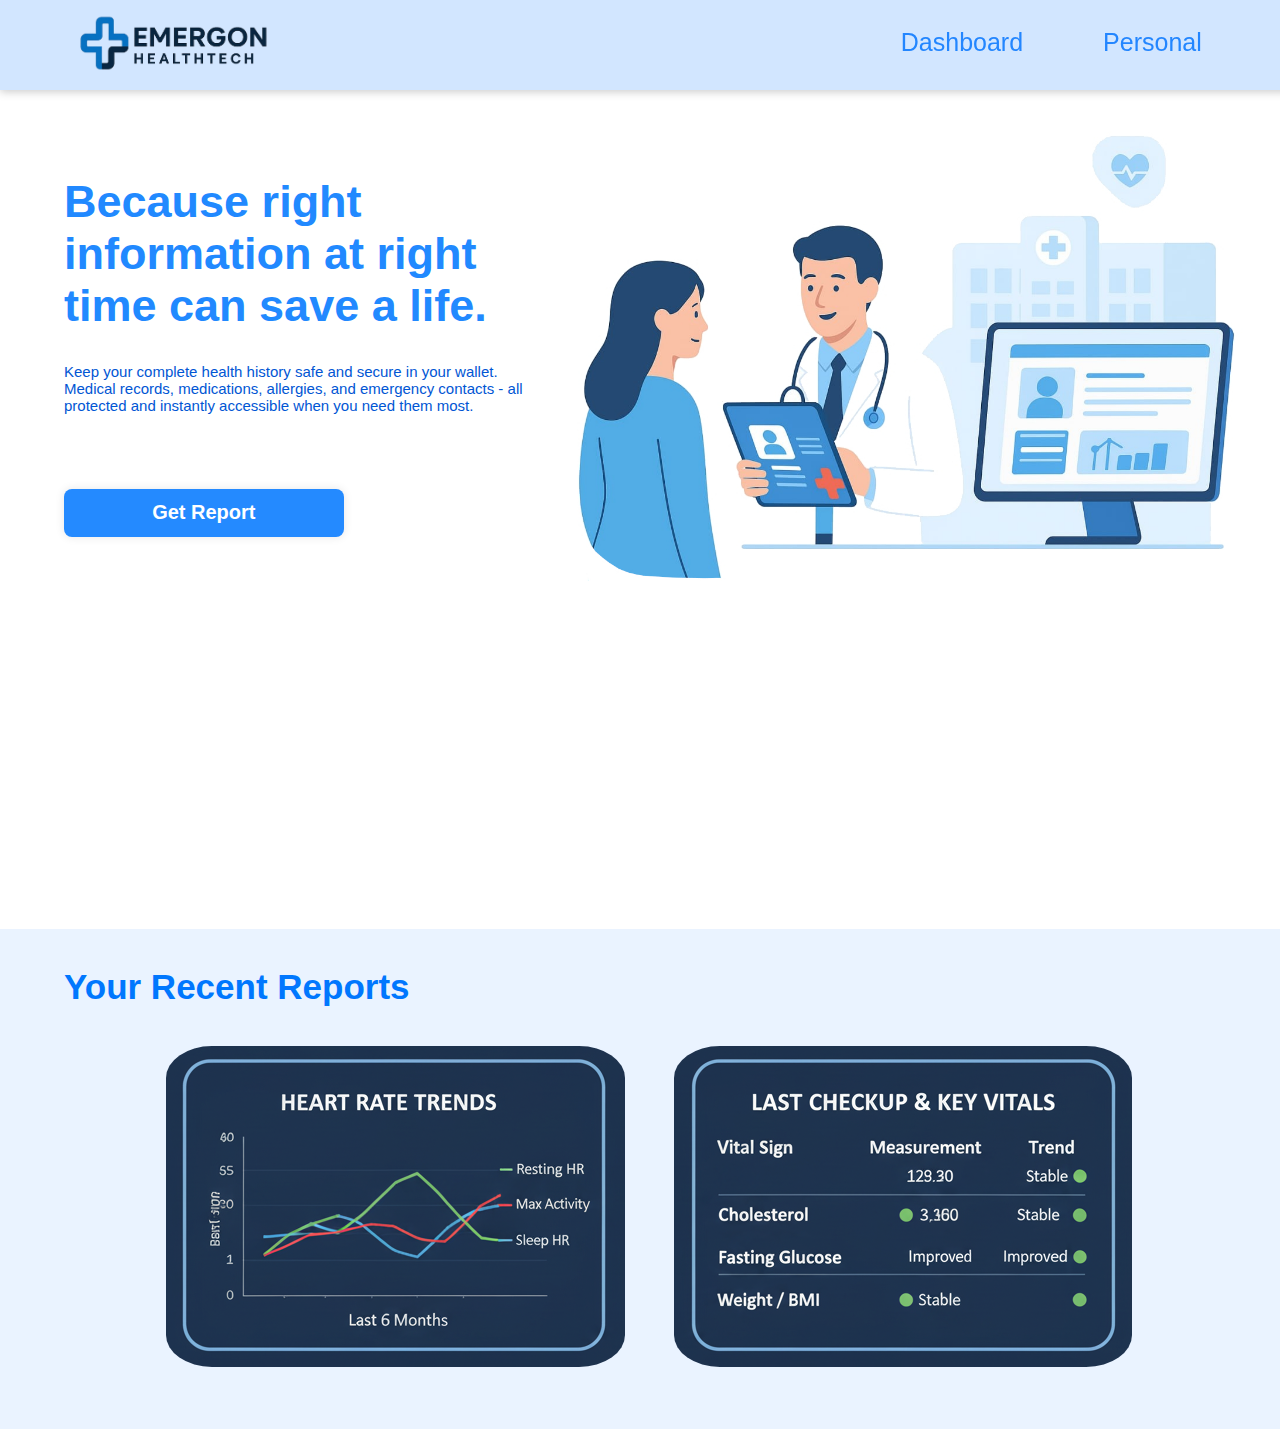
<file: Home/Home.html>
<!DOCTYPE html>
<html lang="en">

<head>
    <meta charset="UTF-8">
    <meta name="viewport" content="width=device-width, initial-scale=1.0">
    <title>The Emergon Healthtech</title>
    <link rel="stylesheet" href="Home_Style.css">
</head>

<body>
    <header class="header">
        <div class="tab">
            <div id="logoImg">
                <a href="#Page1">
                    <img src="images/EmergonLogo.png" alt="logoImg" id="logo">
                </a>
            </div>
            <div class="Dashboard mBtn" id="menuBtn">
                <a href="#Page2">Dashboard</a>
            </div>
            <div class="Personal mBtn" id="menuBtn">
                <a href="/Personal/Personal.html">Personal</a>
            </div>
            <div class="Contact mBtn" id="menuBtn">
                <a href="/Contact/Contact.html">Contact</a>
            </div>
            <div class="user">
                <img src="images/user-solid-full.png" alt="">

            </div>

        </div>

    </header>

    <div class="HomePage" id="Page1">
        <div class="titlebox">
            <div class="Title">
                <h1>Because right information at right time can save a life.</h1>
                <p>
                    Keep your complete health history safe and secure in your wallet. Medical records, medications,
                    allergies, and emergency contacts - all protected and instantly accessible when you need them most.
                </p>
                <button>Get Report</button>
            </div>

            <div>
                <img src="images/Emergon2.jpeg" alt="homepage" id="homeImage">
            </div>
        </div>

    </div>

    <div class="BoardPage" id="Page2">

        <div class="Pannel">
            <h2>Your Recent Reports </h2>
        </div>

        <div class="reports">

            <div class="content">

                <!-- <div class="swiper-wraper" id="autoShow">

                    <div class="container">
                        <input type="radio" name="slide" id="c1" checked>
                        <label for="c1" class="card">
                            <div class="row">
                                <div class="icon">1</div>
                                <div class="description">
                                    <h4>.</h4>
                                    <p>12 August 2025</p>
                                </div>
                            </div>
                        </label>

                        <input type="radio" name="slide" id="c2">
                        <label for="c2" class="card">
                            <div class="row">
                                <div class="icon">2</div>
                                <div class="description">
                                    <h4>.</h4>
                                    <p>01 September 2025</p>
                                </div>
                            </div>
                        </label>

                        <input type="radio" name="slide" id="c3">
                        <label for="c3" class="card">
                            <div class="row">
                                <div class="icon">3</div>
                                <div class="description">
                                    <h4>.</h4>
                                    <p>12 September 2025</p>
                                </div>
                            </div>
                        </label>

                        <input type="radio" name="slide" id="c4">
                        <label for="c4" class="card">
                            <div class="row">
                                <div class="icon">4</div>
                                <div class="description">
                                    <h4>.</h4>
                                    <p>25 September 2025</p>
                                </div>
                            </div>
                        </label>

                    </div>
                </div> -->

                <img src="images/Stats-3.png" alt="" id="stats">
                <img src="images/Stats-4.png" alt="" id="stats">
            </div>

        </div>

        <div class="Contact">
            
        </div>

    </div>


</body>

</html>
</file>
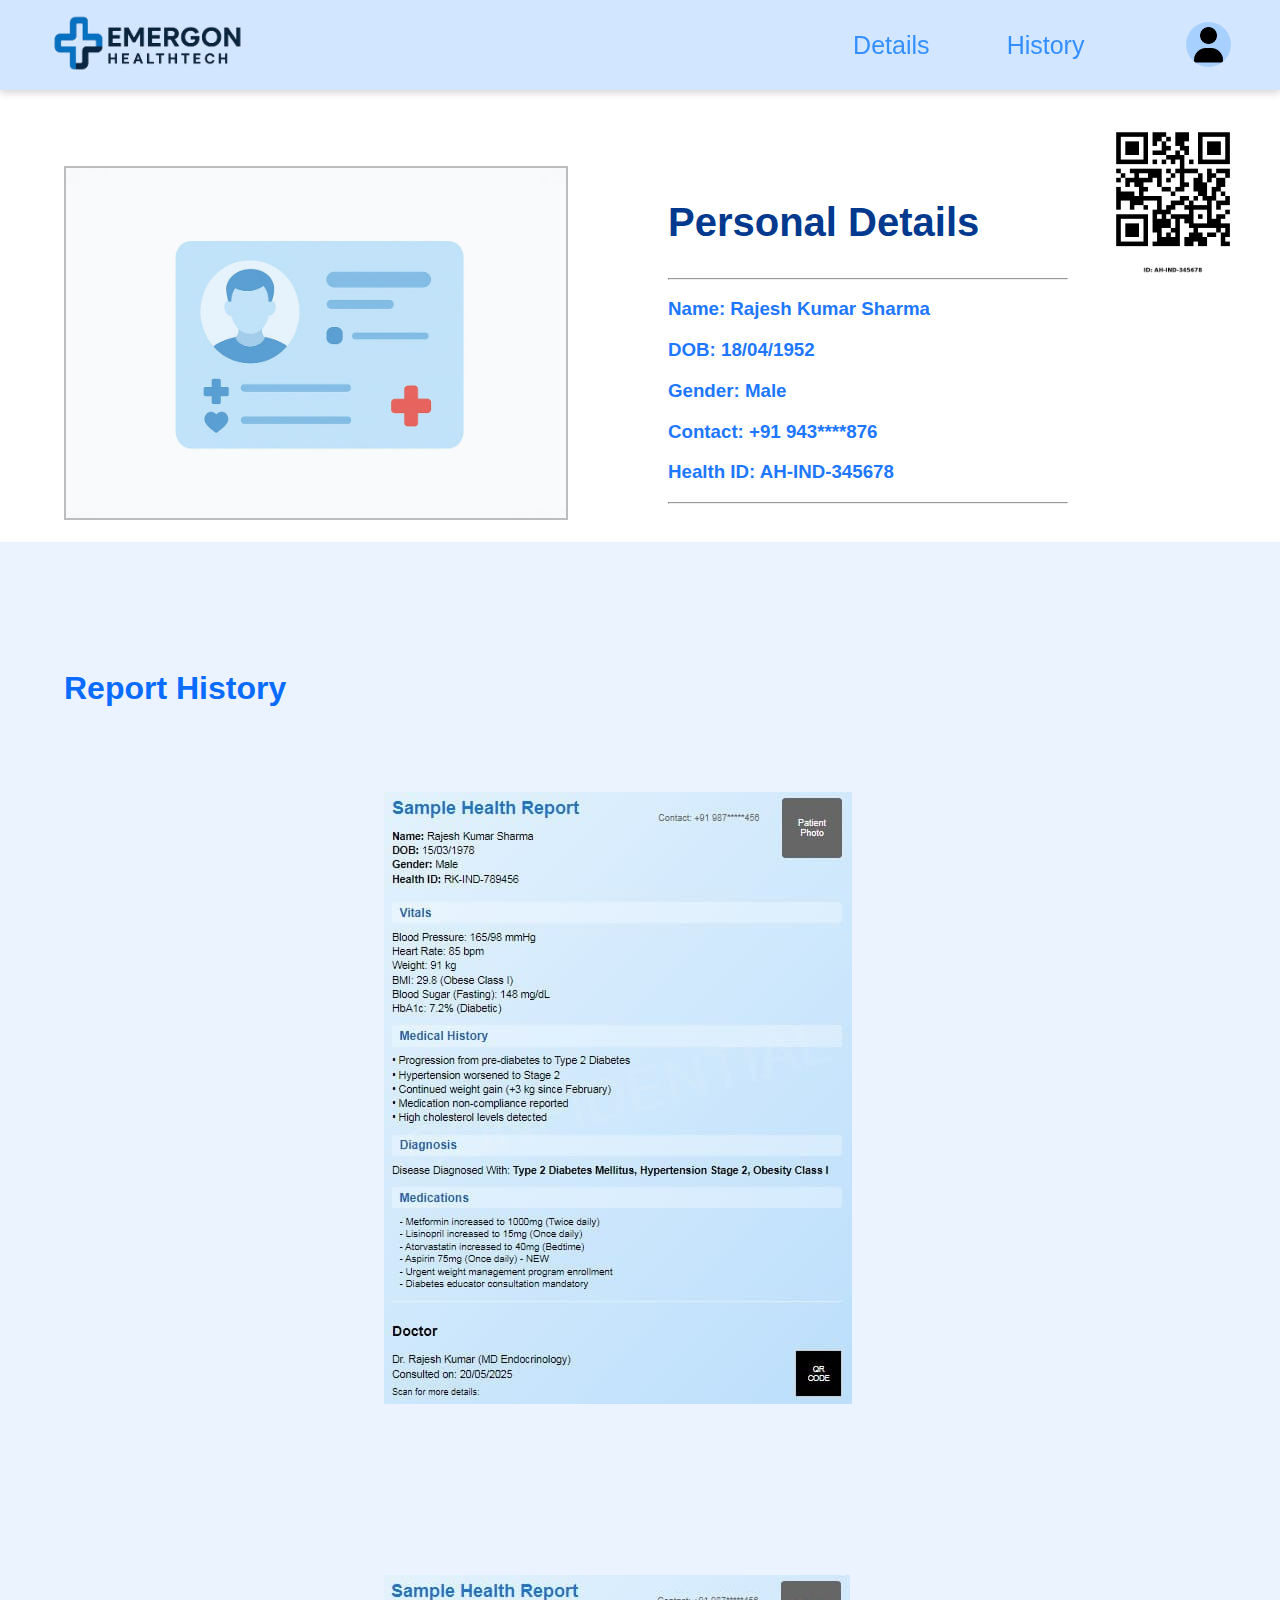
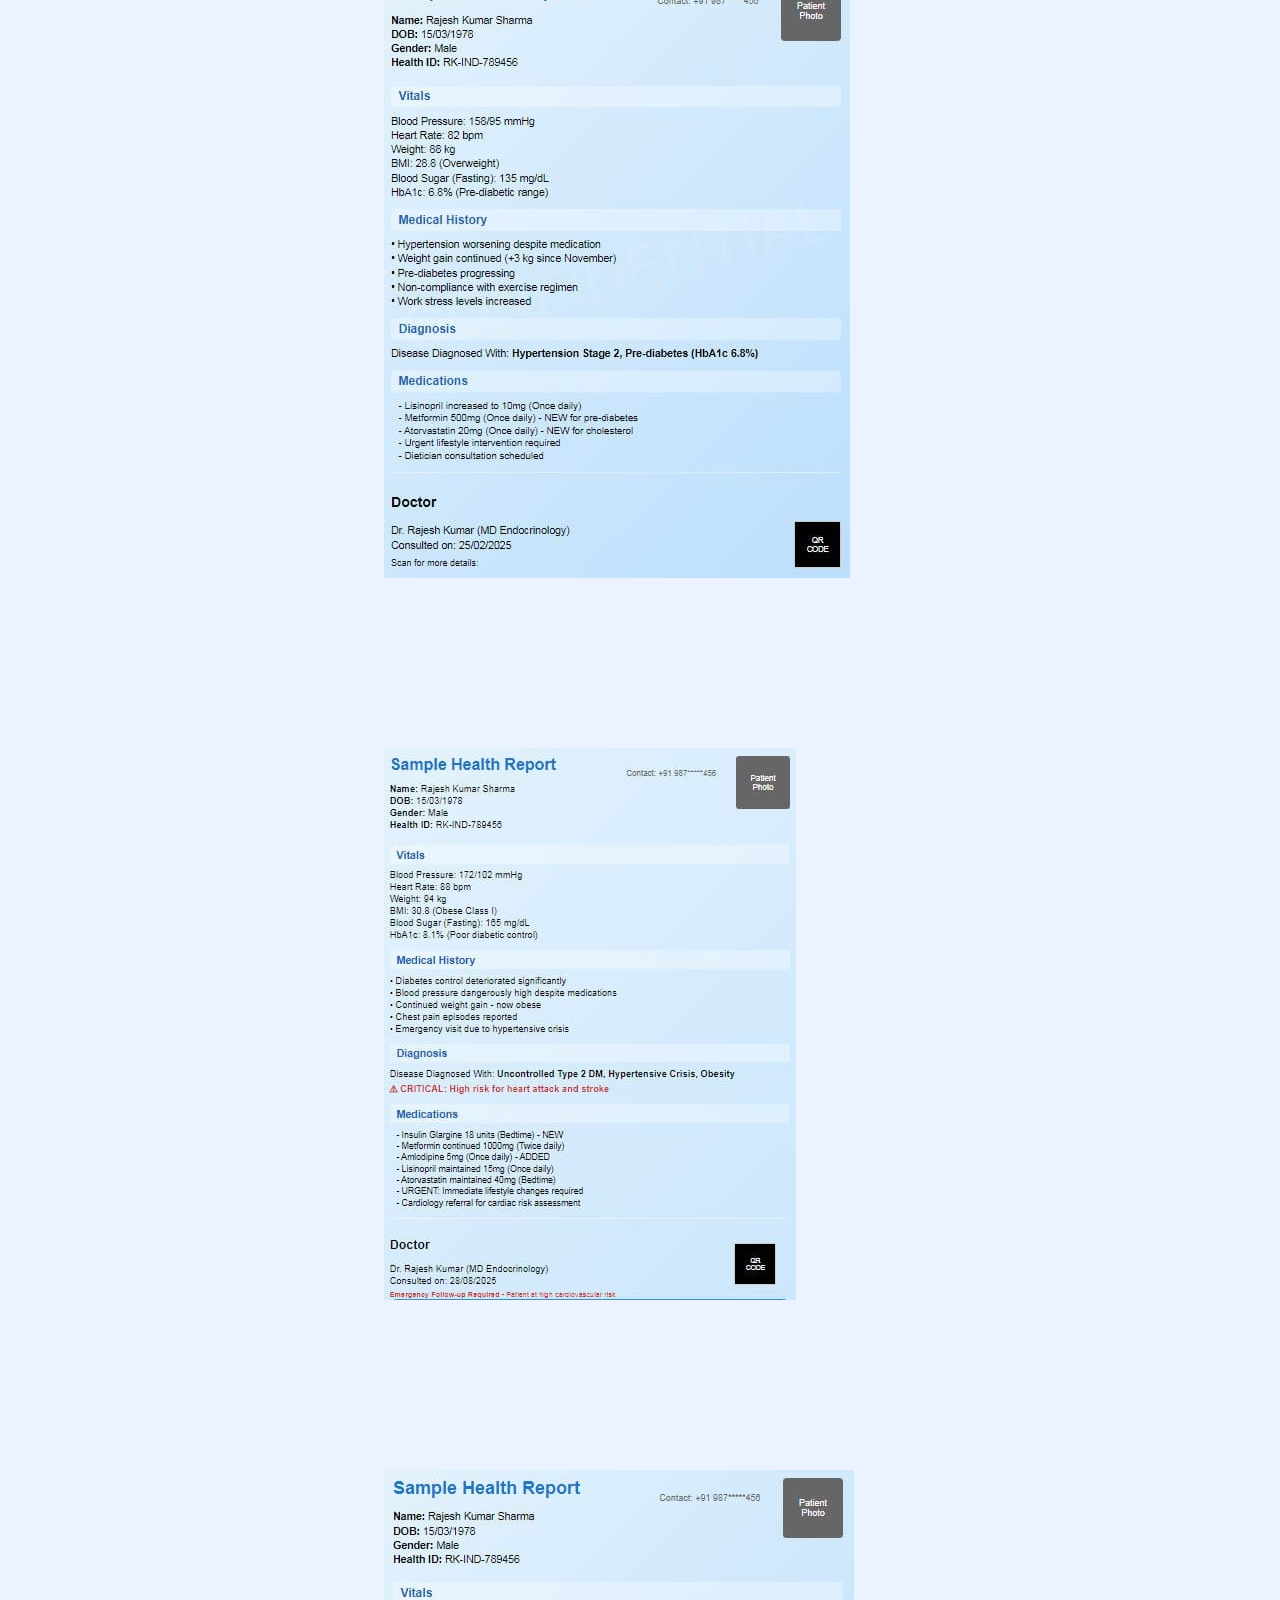
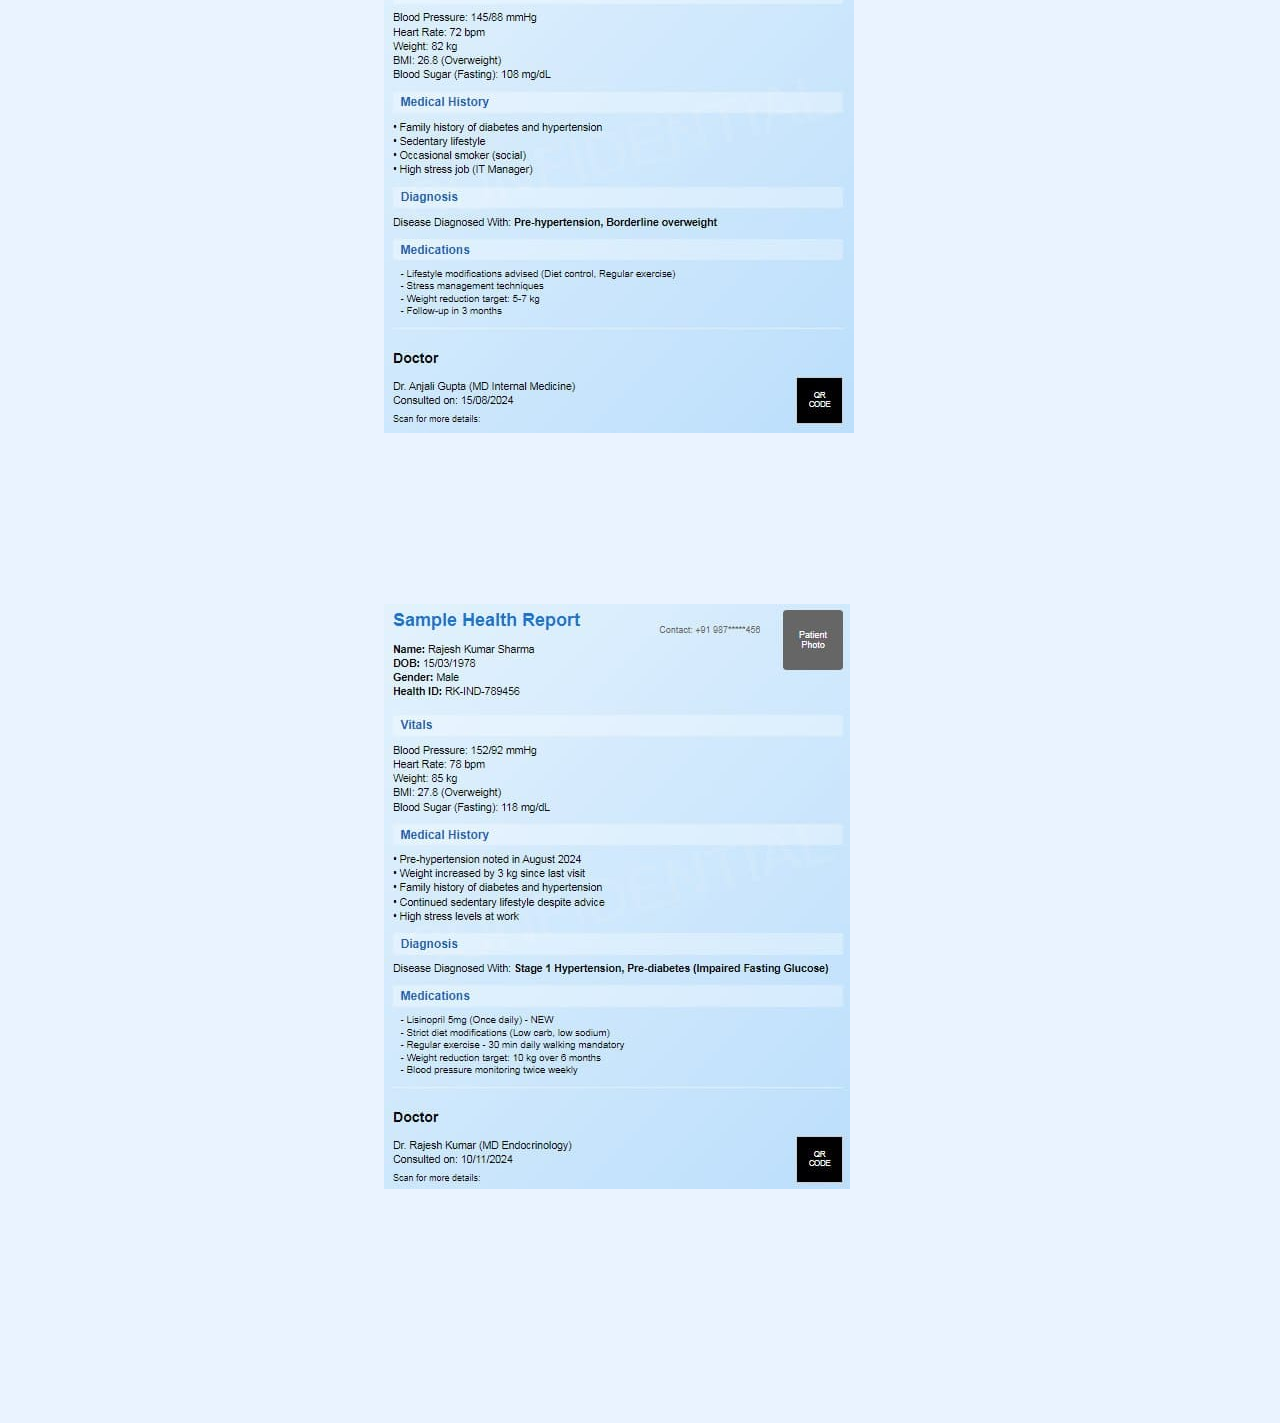
<file: Personal/Personal.html>
<!DOCTYPE html>
<html lang="en">

<head>
    <meta charset="UTF-8">
    <meta name="viewport" content="width=device-width, initial-scale=1.0">
    <title>Document</title>
    <link rel="stylesheet" href="/Personal/Personal-Style.css">
</head>

<body>
    <header class="header tab">

        <div class="Logo">
            <a href="/Home/Home.html">
                <img src="/login_images/EmergonLogo.png" alt="">
            </a>
        </div>

        <div class="menuBtn">
            <a id="details" href="#Page1">Details</a>

            <a id="history" href="#Page2">History</a>
        </div>


        <div class="user">
            <img src="/Home/images/user-solid-full.png" alt="">
        </div>

    </header>
    <div class="id-info" id="Page1">
        <img src="images/ID-Card.jpeg" alt="">

        <div class="info-text">
            <!-- <img src="images/id-logo.jpeg" alt="" id="id-icon"> -->
            <h2>Personal Details</h2>
            <hr>
            <h3>Name: Rajesh Kumar Sharma</h3>
            <h3>DOB: 18/04/1952</h3>
            <h3>Gender: Male</h3>
            <h3>Contact: +91 943****876</h3>
            <h3>Health ID: AH-IND-345678</h3>

            <hr>
        </div>
        <div class="qr-id">
            <img src="images/qr_AH-IND-345678.png" alt="">
        </div>

    </div>

    <div class="Personal-menu" id="Page2">
        <h1>
            Report History
        </h1>

        <div class="reports">
            <div class="Report">
                <img src="images/Report1.jpeg" alt="">                
            </div>
            <div class="Report">
                <img src="images/Report2.jpeg" alt="">                
            </div>
            <div class="Report">
                <img src="images/Report3.jpeg" alt="">                
            </div>
            <div class="Report">
                <img src="images/Report4.jpeg" alt="">                
            </div>
            <div class="Report">
                <img src="images/Report5.jpeg" alt="">                
            </div>

        </div>

    </div>
</body>

</html>
</file>
<file: Home/Home_Style.css>
body {
    padding: 0%;
    margin: 0%;
    font-family: sans-serif;
}

html {
    scroll-snap-type: y proximity;
    scroll-behavior: smooth;
}

.header {
    background-color: rgb(210, 230, 255);
    filter: drop-shadow(0 2px 4px rgba(0, 0, 0, 0.2));
    position: fixed;

}

#logoImg {
    display: block;
    justify-content: flex-start;
    align-items: center;
    align-content: center;

}

#logo {
    position: absolute;
    left: 3.5%;
    top: 15%;
    height: auto;
    width: 200px;
    align-content: start;
}

.user img {
    margin-left: 200%;
    height: 45px;
    width: auto;
    cursor: pointer;
    background: rgb(173, 211, 255);
    border-radius: 50%;

}

.user img:hover{
    background: rgb(83, 163, 255);

}

.tab {
    display: flex;
    margin-left: 38%;
    align-items: center;
    align-content: center;
    height: 90px;
    width: 240vh;
}

#menuBtn {
    margin-left: 80px;
    margin-top: 20px;
    margin-bottom: 25px;

    /* font-weight: bold; */
}

.mBtn a {
    text-decoration: none;    
    font-size: 25px;
    cursor: pointer;
    user-select: none;
    font-family: sans-serif;
    color: rgb(35, 134, 255);
}

.mBtn a:hover{
    color: rgb(0, 46, 103);
}

.HomePage {
    background-color: white;
    height: 100vh;
    width: auto;

}

.Title {
    display: inline-block;
    padding-left: 5%;

}

.Title h1 {
    padding-bottom: 10%;
    padding-top: 10%;
    font-size: 45px;
    color: rgb(33, 137, 255);
    font-family: sans-serif;
}

.Title p {

    margin-top: -10%;
    font-size: 15px;
    color: rgb(1, 86, 212);
    font-family: sans-serif;

}


.titlebox {
    width: 100%;
    padding-top: 4%;
    display: flex;
    align-content: center;
    align-items: center;
}

#homeImage {
    margin-top: 4%;
    width: 750px;
    max-width: 1000px;
    height: auto;
    overflow: hidden;

}

.Title button {
    margin-top: 60px;
    width: 60%;
    height: 48px;
    background: rgb(36, 138, 255);
    border-radius: 8px;
    box-shadow: 0 0 10px rgba(0, 0, 0, 0.1);
    border: none;
    outline: none;
    cursor: pointer;
    font-size: 20px;
    color: #fff;
    font-weight: 600;
}

.BoardPage {
    background-color: rgb(234, 243, 255);
    height: 500px;
    width: auto;
}

.Pannel h2 {
    font-size: 35px;
    color: rgb(0, 119, 254);
    font-family: sans-serif;
    margin-left: 5%;
    padding-top: 3%;
}

#stats{
    border-radius: 10%;
    margin-right: 4%;
}

.content{
    margin-top: 3%;
    margin-left: 13%;
}

.swiper-wraper {
    width: 100%;
    height: 70vh;
    display: flex;
    align-items: center;
    justify-content: center;


}

.container {
    height: 300px;
    display: flex;
    flex-wrap: nowrap;
    justify-content: start;
}

.card {
    width: 80px;
    border-radius: 0.75rem;
    background-size: cover;
    cursor: pointer;
    overflow: hidden;
    border-radius: 2rem;
    margin: 0 10px;
    display: flex;
    align-items: flex-end;
    transition: 0.6s cubic-bezier(0.28, -0.03, 0, 0.99);
    box-shadow: 0px 5px 15px -5px rgba(0, 0, 0, 0.8);
}

.card>.row {
    color: white;
    display: flex;
    flex-wrap: nowrap;
}

.card>.row>.icon {
    background: rgb(82, 148, 255);
    font-size: 20px;
    color: white;
    border-radius: 50%;
    width: 50px;
    display: flex;
    justify-content: center;
    align-items: center;
    margin: 15px;
}

.card>.row>.description {
    display: flex;
    justify-content: center;
    flex-direction: column;
    overflow: hidden;
    height: 80px;
    width: 520px;
    opacity: 0;
    transform: translateY(30px);
    transition-delay: 0.3s;
    transition: all 0.3s ease;
}

.description p {
    color: #444445;
    margin-top: -20px;
    align-content: center;
    font-size: 0.9em;
    line-height: 1.4;
}

.description h4 {
    text-transform: uppercase;
}

input {
    display: none;
}

input:checked+label {
    width: 600px;
}

input:checked+label .description {
    opacity: 1 !important;
    transform: translateY(0) !important;
}

.card[for="c1"] {
    background-image: url('/Home/images/RecordThumb1.png');

}

.card[for="c2"] {
    background-image: url('/Home/images/RecordThumb2.png');

}

.card[for="c3"] {
    background-image: url('/Home/images/RecordThumb3.png');

}

.card[for="c4"] {
    background-image: url('/Home/images/RecordThumb4.png');

}
</file>
<file: Personal/Personal-Style.css>
body {
    padding: 0%;
    margin: 0%;
    font-family: sans-serif;
}
html {
    scroll-snap-type: y proximity;
    scroll-behavior: smooth;
}

.tab {
    background-color: rgb(210, 230, 255);
    filter: drop-shadow(0 2px 4px rgba(0, 0, 0, 0.2));
    height: 90px;
    width: 100%;
    display: flex;
    position: fixed;
}

.menuBtn {
    display: flex;
    margin-left: 45%;
    align-content: center;
    align-items: center;
}

#details{
    margin-left: 50%;
    color: rgb(52, 144, 255);
    text-decoration: none;
    font-size: 25px;
}
#details:hover{
    color: rgb(0, 57, 128);
}
#history:hover{
    color: rgb(0, 57, 128);
}

#history{
    margin-left: 50%;
    color: rgb(52, 144, 255);
    text-decoration: none;
    font-size: 25px;
}

.Logo img {
    padding-top: 7%;
    padding-left: 25%;
    height: auto;
    width: 200px;
}

.user {
    margin-left: 20%;
    padding-top: 1.7%;
}

.user img {
    height: auto;
    width: 45px;
    cursor: pointer;
    background: rgb(168, 208, 255);
    border-radius: 50%;
}

.user img:hover {
    background: rgb(83, 163, 255);

}

.id-info {
    display: flex;
    padding-left: 5%;
    padding-top: 13%;

}

#id-icon{
    display: flex;
    border: 0;
    height: 60px;
    padding-left: 20%;
    width: auto;
}

.id-info img {
    border: 2px solid rgb(189, 189, 189);
    height: 350px;
    width: 500px;
}

.info-text h2 {
    color: rgb(0, 57, 142);
    padding-left: 20%;
    font-size: 40px;
}

.info-text h3 {
    color: rgb(29, 119, 255);
    padding-left: 20%;
    width: 500px;

}

.info-text hr {
    margin-left: 20%;
}

.Personal-menu {
    
    background-color: rgb(234, 243, 255);
}

.qr-id img {
    height: auto;
    width: 150px;
    margin-left: 20%;
    margin-top: -35%;
    border: none;
}

.Personal-menu h1{
    margin-left: 5%;
    padding-top: 10%;
    color: rgb(10, 108, 255);
}

.reports{
    display: block;
    /* width: 100%;     */
    padding: 5%;
    padding-left: 30%;
    
}

.Report{

    padding-bottom: 20%;

}
</file>
